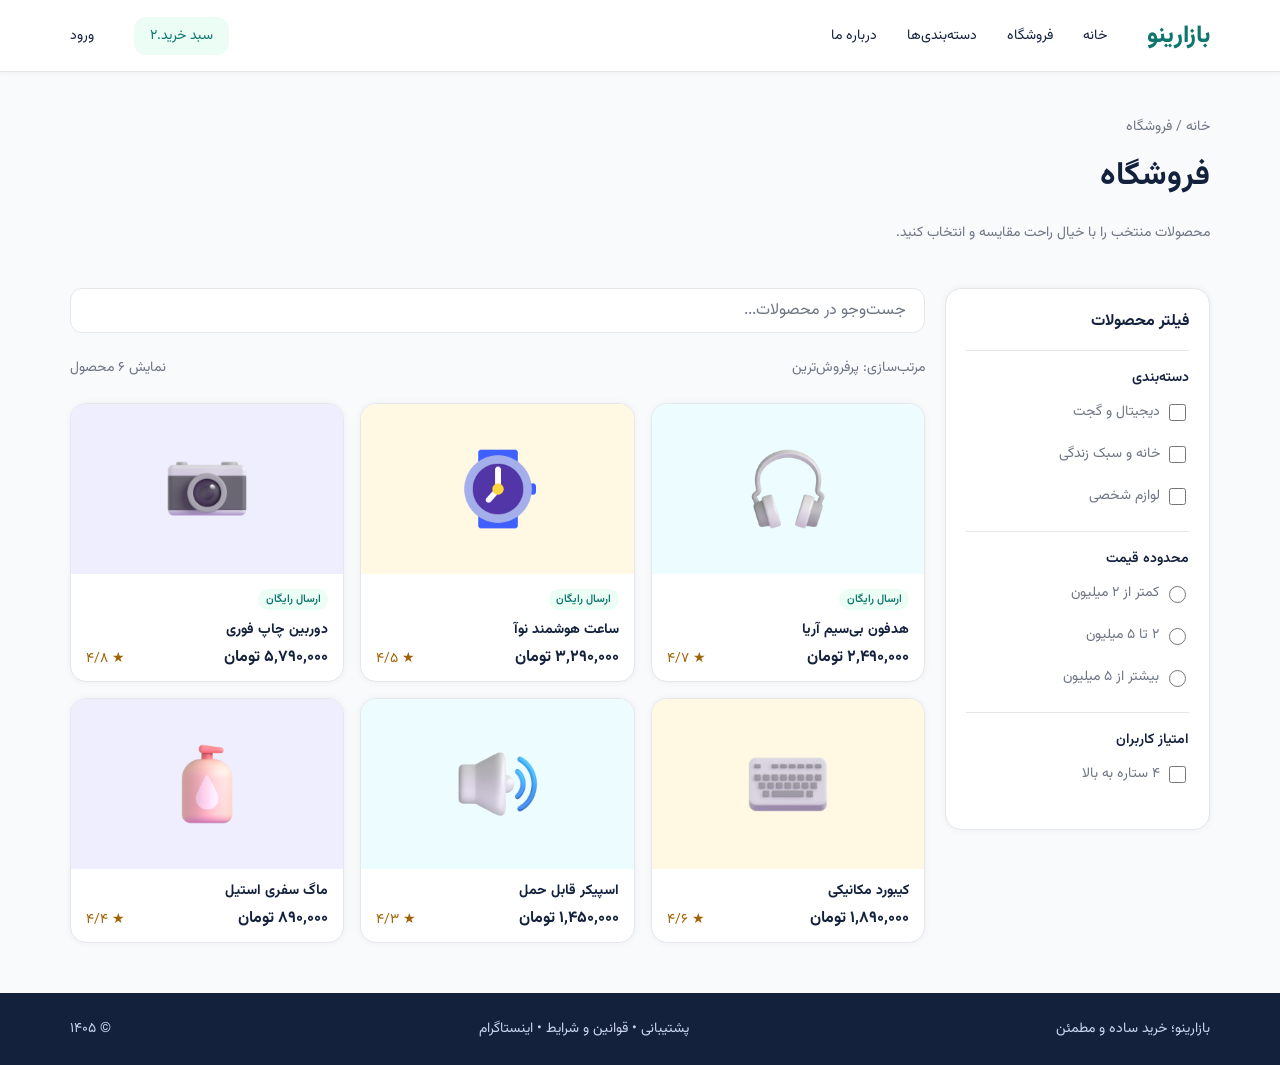
<file: index.html>
<!DOCTYPE html>
<html lang="fa" dir="rtl">

<head>
    <meta charset="UTF-8">
    <meta name="viewport" content="width=device-width, initial-scale=1.0">
    <title>بازارینو-فروشگاه</title>
    <link rel="stylesheet" href="reset.css">
    <link rel="stylesheet" href="global.css">
    <link rel="stylesheet" href="shop.css">
    <link rel="stylesheet" href="Vazirmatn-font-face.css">
</head>

<body>
    <header class="header">
        <nav class="navbar">
            <a href="#" class="link navbar__logo">
                بازارینو
            </a>
            <div class="navbar__items">
                <div class="navbar__right">
                    <a href="#" class="link navbar__item">خانه</a>
                    <a href="index.html" class="link navbar__item">فروشگاه</a>
                    <a href="#" class="link navbar__item">دسته‌بندی‌ها</a>
                    <a href="#" class="link navbar__item">درباره ما</a>
                </div>
                <div class="navbar__left">
                    <button class="button navbar__item navbar__cart">سبد خرید.۲</button>
                    <a href="form.html" class="link navbar__item">ورود</a>
                </div>
            </div>
        </nav>
    </header>

    <main class="store">
        <div class="store__header">
            <div class="store__breadcrumb body-text">
                خانه / فروشگاه
            </div>
            <h1 class="title store__title">
                فروشگاه
            </h1>
            <p class="store__description body-text">
                محصولات منتخب را با خیال راحت مقایسه و انتخاب کنید.
            </p>
        </div>

        <div class="store__content">
            <section class="products">

                <input class="products__search" type="search" placeholder="جست‌وجو در محصولات...">
                <div class="products__toolbar">
                    <span class="products__sort body-text">
                        مرتب‌سازی: پرفروش‌ترین
                    </span>
                    <span class="products__count body-text">
                        نمایش ۶ محصول
                    </span>
                </div>

                <div class="products__list">
                    <article class="product ">

                        <a href="headphone-page.html" class="product__card">
                            <div class="product__image headphone">
                                <img src="picture/headphone.png" alt="Wireless headphones">
                            </div>

                            <div class="product__info">

                                <span class="product__badge">
                                    ارسال رایگان
                                </span>

                                <h2 class="product__name subtitle">
                                    هدفون بی‌سیم آریا
                                </h2>


                                <span class="product__score">
                                    ★ ۴/۷
                                </span>
                                <span class="product__price">
                                    ۲,۴۹۰,۰۰۰ تومان
                                </span>


                            </div>
                        </a>

                    </article>


                    <article class="product">

                        <a href="" class="product__card">

                            <div class="product__image watch">
                                <img src="picture/watch.png" alt="smart watch">
                            </div>

                            <div class="product__info">

                                <span class="product__badge">
                                    ارسال رایگان
                                </span>

                                <h2 class="product__name subtitle">
                                    ساعت هوشمند نوآ
                                </h2>

                                <span class="product__score">
                                    ★ ۴/۵
                                </span>

                                <span class="product__price">
                                    ۳,۲۹۰,۰۰۰ تومان
                                </span>

                            </div>
                        </a>

                    </article>


                    <article class="product">

                        <a href="" class="product__card">

                            <div class="product__image camera">
                                <img src="picture/camera.png" alt="Instant camera">
                            </div>

                            <div class="product__info">

                                <span class="product__badge">
                                    ارسال رایگان
                                </span>

                                <h2 class="product__name subtitle">
                                    دوربین چاپ فوری
                                </h2>

                                <span class="product__score">
                                    ★ ۴/۸
                                </span>

                                <span class="product__price">
                                    ۵,۷۹۰,۰۰۰ تومان
                                </span>

                            </div>
                        </a>

                    </article>

                    <article class="product">

                        <a href="" class="product__card">

                            <div class="product__image keyboard">
                                <img src="picture/keyboard.png" alt="Mechanical keyboard">
                            </div>

                            <div class="product__info">

                                <h2 class="product__name subtitle">
                                    کیبورد مکانیکی
                                </h2>

                                <span class="product__score">
                                    ★ ۴/۶
                                </span>

                                <span class="product__price">
                                    ۱,۸۹۰,۰۰۰ تومان
                                </span>

                            </div>
                        </a>

                    </article>


                    <article class="product">

                        <a href="" class="product__card">
                            <div class="product__image speaker">
                                <img src="picture/speaker.png" alt="Portable speaker">
                            </div>

                            <div class="product__info">

                                <h2 class="product__name subtitle">
                                    اسپیکر قابل حمل
                                </h2>

                                <span class="product__score">
                                    ★ ۴/۳
                                </span>

                                <span class="product__price">
                                    ۱,۴۵۰,۰۰۰ تومان
                                </span>

                            </div>

                        </a>

                    </article>


                    <article class="product">

                        <a href="" class="product__card">

                            <div class="product__image mug">
                                <img src="picture/bottle.png" alt="Stainless steel travel mug">
                            </div>

                            <div class="product__info">

                                <h2 class="product__name subtitle">
                                    ماگ سفری استیل
                                </h2>

                                <span class="product__score">
                                    ★ ۴/۴
                                </span>

                                <span class="product__price">
                                    ۸۹۰,۰۰۰ تومان
                                </span>

                            </div>

                        </a>

                    </article>

                </div>

            </section>
            <aside class="filter">

                <h2 class="filter__title subtitle">فیلتر محصولات</h2>

                <hr>

                <div class="category">
                    <h3 class="category__title">دسته‌بندی</h3>

                    <label class="category__option body-text">
                        <input type="checkbox" class="checkbox" name="category">
                        دیجیتال و گجت
                    </label>

                    <label class="category__option body-text">
                        <input type="checkbox" class="checkbox" name="category">
                        خانه و سبک زندگی
                    </label>

                    <label class="category__option body-text">
                        <input type="checkbox" class="checkbox" name="category">
                        لوازم شخصی
                    </label>
                </div>

                <hr>

                <div class="price">
                    <h3 class="price__title">محدوده قیمت</h3>

                    <label class="price__option body-text">
                        <input type="radio" class="radio" name="price">
                        کمتر از ۲ میلیون
                    </label>

                    <label class="price__option body-text">
                        <input type="radio" class="radio" name="price">
                        ۲ تا ۵ میلیون
                    </label>

                    <label class="price__option body-text">
                        <input type="radio" class="radio" name="price">
                        بیشتر از ۵ میلیون
                    </label>
                </div>

                <hr>

                <div class="score">
                    <h3 class="score__title ">امتیاز کاربران</h3>

                    <label class="score__option body-text">
                        <input type="checkbox" class="checkbox" name="score">
                        ۴ ستاره به بالا
                    </label>
                </div>

            </aside>

        </div>

    </main>

    <footer class="footer">

        <div class="footer__brand">
            <a href="#" class="link footer__item">
                بازارینو؛ خرید ساده و مطمئن
            </a>
        </div>

        <div class="footer__links">
            <a href="#" class="link footer__item">
                پشتیبانی •
            </a>
            <a href="#" class="link footer__item">
                قوانین و شرایط •
            </a>
            <a href="#" class="link footer__item">
                اینستاگرام
            </a>
        </div>

        <div class="footer__copyright">
            <span class="footer__item">
                © ۱۴۰۵
            </span>
        </div>

    </footer>
</body>

</html>
</file>
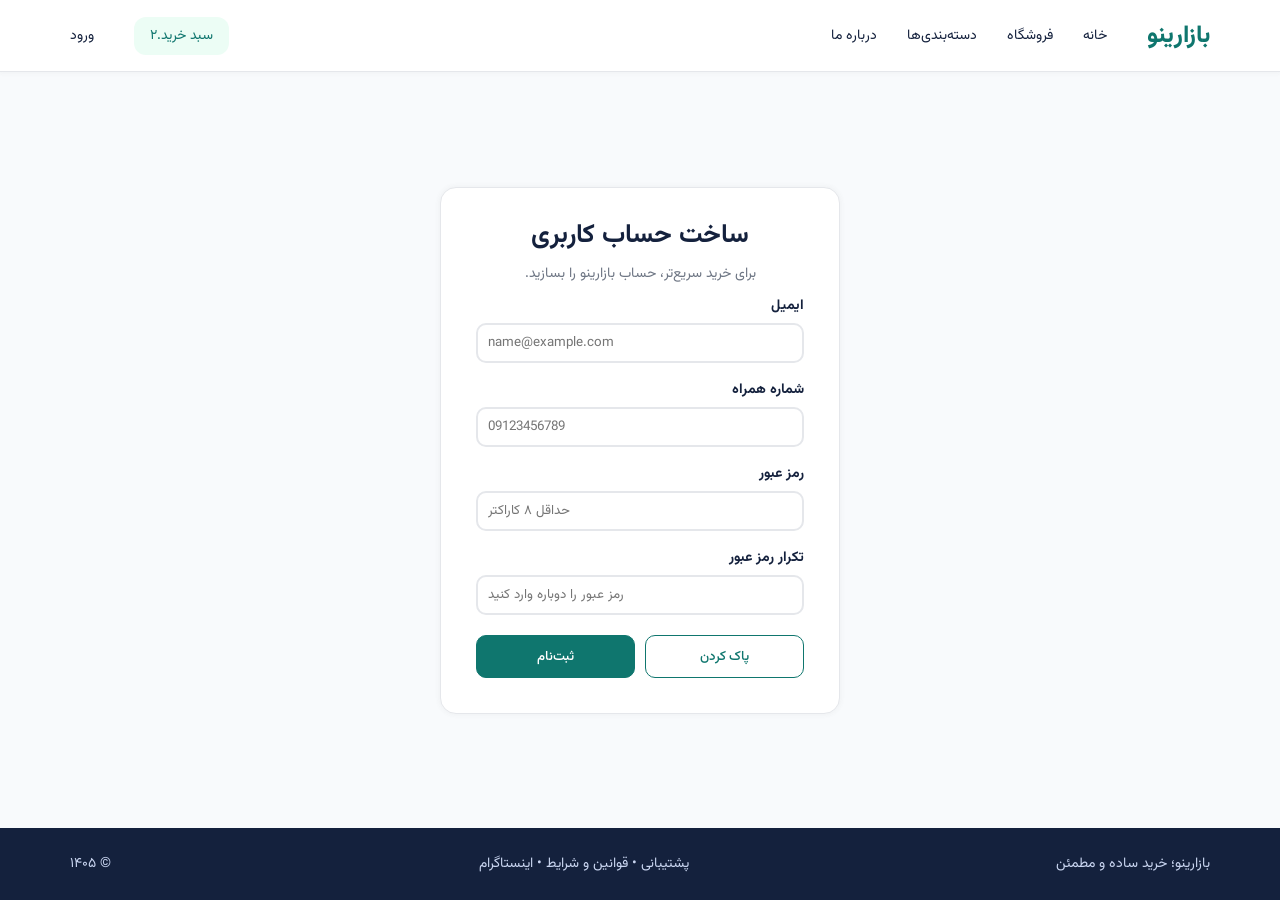
<file: form.html>
<!DOCTYPE html>
<html lang="fa" dir="rtl">

<head>
    <meta charset="UTF-8">
    <meta name="viewport" content="width=device-width, initial-scale=1.0">
    <link rel="stylesheet" href="reset.css">
    <link rel="stylesheet" href="global.css">
    <link rel="stylesheet" href="form.css">
    <link rel="stylesheet" href="Vazirmatn-font-face.css">
    <title>فرم ورود</title>
</head>

<body>
    <header class="header">
        <nav class="navbar">
            <a href="#" class="link navbar__logo">
                بازارینو
            </a>
            <div class="navbar__items">
                <div class="navbar__right">
                    <a href="#" class="link navbar__item">خانه</a>
                    <a href="index.html" class="link navbar__item">فروشگاه</a>
                    <a href="#" class="link navbar__item">دسته‌بندی‌ها</a>
                    <a href="#" class="link navbar__item">درباره ما</a>
                </div>
                <div class="navbar__left">
                    <button class="button navbar__item navbar__cart">سبد خرید.۲</button>
                    <a href="form.html" class="link navbar__item">ورود</a>
                </div>
            </div>
        </nav>
    </header>

    <main class="main">
        <div class="card__container">
            <h1 class="card__title title">
                ساخت حساب کاربری

            </h1>
            <p class="card__description body-text">
               برای خرید سریع‌تر، حساب بازارینو را بسازید.

            </p>
            <form class="form">

                <div class="form__item">
                    <label class="form__subtitle subtitle" for="email">ایمیل</label>
                    <input class="form__input" type="email" id="email" name="email" placeholder="name@example.com">
                </div>

                <div class="form__item">
                    <label class="form__subtitle subtitle" for="phone">شماره همراه</label>
                    <input class="form__input" type="tel" id="phone" name="phone" placeholder="09123456789" pattern="[0-9]+" minlength="11" maxlength="13">
                </div>

                <div class="form__item">
                    <label class="form__subtitle subtitle" for="password">رمز عبور</label>
                    <input class="form__input" type="password" id="password" name="password" placeholder="حداقل ۸ کاراکتر" minlength="8">
                </div>

                <div class="form__item">
                    <label class="form__subtitle subtitle" for="confirm-password">تکرار رمز عبور</label>
                    <input class="form__input" type="password" id="confirm-password" name="confirm-password"
                        placeholder="رمز عبور را دوباره وارد کنید" minlength="8">
                </div>

                <div class="form__buttons">

                    <button type="reset" class="button clear-button">
                        پاک کردن
                    </button>
                    <button type="submit" class="button submit-button">
                        ثبت‌نام
                    </button>

                </div>

            </form>



        </div>
    </main>


    <footer class="footer">

        <div class="footer__brand">
            <a href="#" class="link footer__item">
                بازارینو؛ خرید ساده و مطمئن
            </a>
        </div>

        <div class="footer__links">
            <a href="#" class="link footer__item">
                پشتیبانی •
            </a>
            <a href="#" class="link footer__item">
                قوانین و شرایط •
            </a>
            <a href="#" class="link footer__item">
                اینستاگرام
            </a>
        </div>

        <div class="footer__copyright">
            <span class="footer__item">
                © ۱۴۰۵
            </span>
        </div>

    </footer>

</body>

</html>
</file>
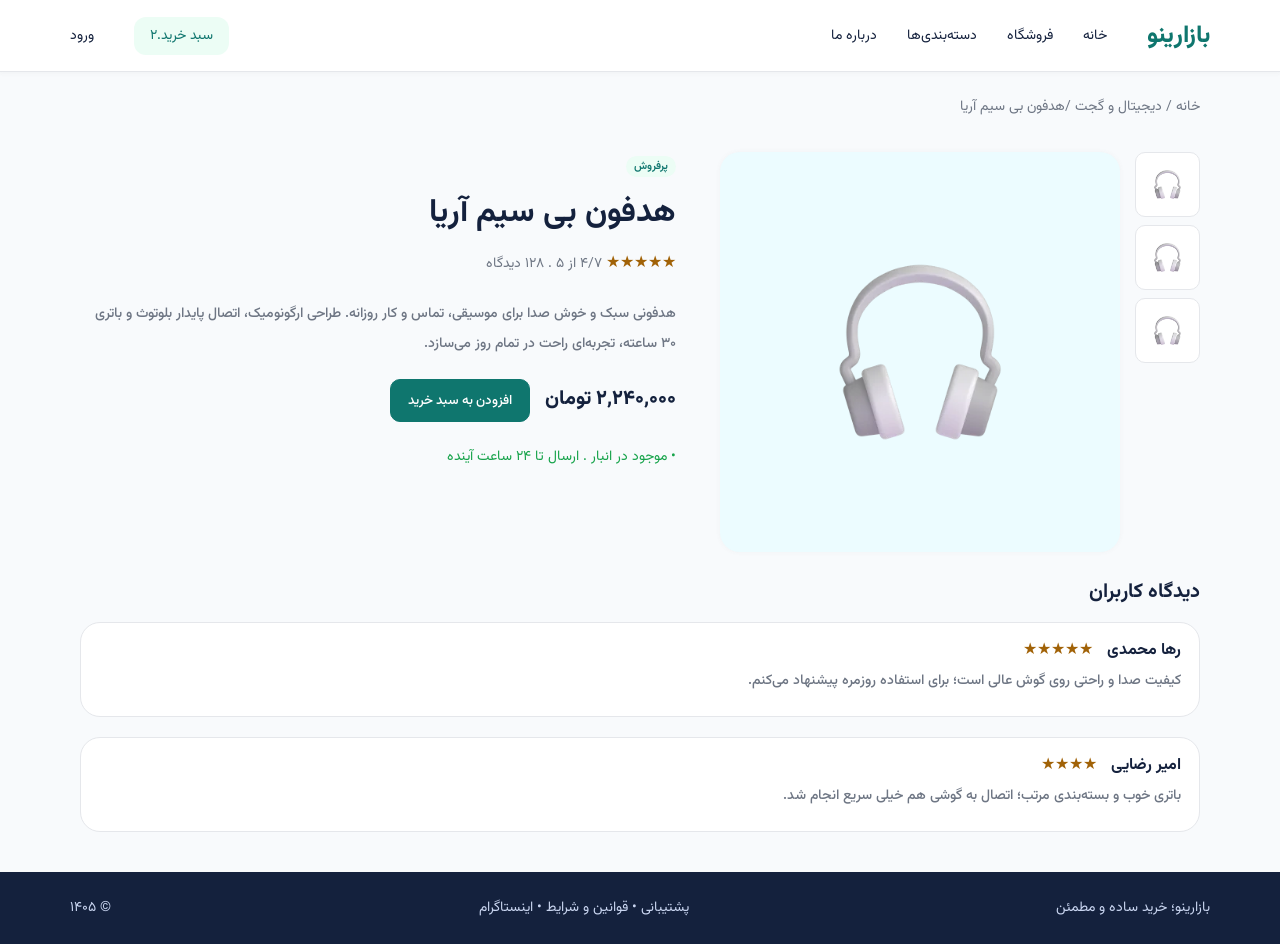
<file: headphone-page.html>
<!DOCTYPE html>
<html lang="fa" dir="rtl">

<head>
    <meta charset="UTF-8">
    <meta name="viewport" content="width=device-width, initial-scale=1.0">
    <title>بازارینو-هدفون بی سیم آریا</title>
    <link rel="stylesheet" href="reset.css">
    <link rel="stylesheet" href="global.css">
    <link rel="stylesheet" href="product.css">
    <link rel="stylesheet" href="Vazirmatn-font-face.css">
</head>

<body>
    <header class="header">
        <nav class="navbar">
            <a href="#" class="link navbar__logo">
                بازارینو
            </a>
            <div class="navbar__items">
                <div class="navbar__right">
                    <a href="#" class="link navbar__item">خانه</a>
                    <a href="index.html" class="link navbar__item">فروشگاه</a>
                    <a href="#" class="link navbar__item">دسته‌بندی‌ها</a>
                    <a href="#" class="link navbar__item">درباره ما</a>
                </div>
                <div class="navbar__left">
                    <button class="button navbar__item navbar__cart">سبد خرید.۲</button>
                    <a href="form.html" class="link navbar__item">ورود</a>
                </div>
            </div>
        </nav>
    </header>

    <main>
        <div class="main__container">

            <div class="breadcrumb body-text">
                خانه / دیجیتال و گجت /هدفون بی سیم آریا
            </div>
            <div class="product">
                <div class="image">
                    <div class="image__list">
                        <img src="picture/headphone.png" alt="headphone">
                        <img src="picture/headphone.png" alt="headphone">
                        <img src="picture/headphone.png" alt="headphone">
                    </div>
                    <div class="image__selected headphone ">
                        <img src="picture/headphone.png" alt="headphone">
                    </div>
                </div>
                <div class="product__info">
                    <span class="product__badge">
                        پرفروش
                    </span>
                    <h1 class="product__title title">
                        هدفون بی سیم آریا
                    </h1>
                    <div class="product__score">
                        <span class="product__score star">
                            ★★★★★
                        </span>
                        <span class="product__score__text body-text">
                            ۴/۷ از ۵ . ۱۲۸ دیدگاه
                        </span>
                    </div>
                    <p class="product__description body-text">
                        هدفونی سبک و خوش صدا برای موسیقی، تماس و کار روزانه. طراحی ارگونومیک، اتصال پایدار بلوتوث و
                        باتری ۳۰
                        ساعته، تجربه‌ای راحت در تمام روز می‌سازد.
                    </p>
                    <div>
                        <span class="product__price subtitle">
                            ۲,۲۴۰,۰۰۰ تومان
                        </span>
                        <button class="button product__button">افزودن به سبد خرید</button>
                    </div>
                    <div class="product__information body-text">
                        • موجود در انبار . ارسال تا ۲۴ ساعت آینده
                    </div>

                </div>
            </div>
            <div class="comments">
                <h2 class="comments__title subtitle">
                    دیدگاه کاربران
                </h2>
                <div class="comment">
                    <div class="comment__info">
                        <span class="comment__name subtitle">
                            رها محمدی
                        </span>
                        <span class="comment__star star">
                            ★★★★★
                        </span>
                    </div>
                    <p class="comment__text body-text">
                        کیفیت صدا و راحتی روی گوش عالی است؛ برای استفاده روزمره پیشنهاد می‌کنم.
                    </p>
                </div>
                <div class="comment">
                    <div class="comment__info">
                        <span class="comment__name subtitle">
                            امیر رضایی
                        </span>
                        <span class="comment__star star">
                            ★★★★
                        </span>
                    </div>
                    <p class="comment__text body-text">
                        باتری خوب و بسته‌بندی مرتب؛ اتصال به گوشی هم خیلی سریع انجام شد.
                    </p>
                </div>
            </div>
        </div>
    </main>

    <footer class="footer">

        <div class="footer__brand">
            <a href="#" class="link footer__item">
                بازارینو؛ خرید ساده و مطمئن
            </a>
        </div>

        <div class="footer__links">
            <a href="#" class="link footer__item">
                پشتیبانی •
            </a>
            <a href="#" class="link footer__item">
                قوانین و شرایط •
            </a>
            <a href="#" class="link footer__item">
                اینستاگرام
            </a>
        </div>

        <div class="footer__copyright">
            <span class="footer__item">
                © ۱۴۰۵
            </span>
        </div>

    </footer>
</body>

</html>
</file>
<file: global.css>
:root {
    --color-main-green: #0F766E;
    --color-body-green: #ECFDF5;
    --color-secondry-green: #16A34A;
    --color-main-text: #14213D;
    --color-body-text: #6e7684;
    --color-score: #A16207;
    --color-body-background: #F8FAFC;
    --color-item-background: #FFFFFF;
    --color-footer-background: #14213D;
    --color-footer-text: #c9d5f0;
    --color-border: #E5E7EB;
    --color-background-picture1: #ecfcff;
    --color-background-picture2: #fff9e4;
    --color-background-picture3: #eeeeff;
    --shadow: 0px 0px 5px 1px rgba(77, 77, 77, 0.05);
}

* {
    font-family: vazirmatn;
    box-sizing: border-box;
}

body {
    font-family: vazirmatn;
    display: flex;
    flex-direction: column;
    background-color: var(--color-body-background);
    position: relative;
    min-width: 660px;
    overflow: auto;
    min-height: 100vh;
}

.header {
    width: 100%;
    display: flex;
    height: 72px;
    align-items: center;
    justify-content: flex-start;
    background-color: var(--color-item-background);
    border-bottom: 1px solid var(--color-border);
    box-shadow: var(--shadow);
    position: sticky;
    top: 0;
    z-index: 10;
}

.navbar {
    width: 100%;
    display: flex;
    margin: 0 50px;

}

.navbar__logo {
    display: flex;
    align-items: center;
    font-size: 24px;
    font-weight: 800;
    color: var(--color-main-green);
    margin: 0 20px;

}

.navbar__items {
    display: flex;
    flex-grow: 1;
    width: auto;
    align-items: center;
    margin: 0 20px;
    flex-wrap: wrap;

}

.navbar__right {
    display: flex;
    column-gap: 30px;
    flex-grow: 1;
    align-items: center;

}

.navbar__left {
    display: flex;
    column-gap: 40px;
    align-items: center;
    justify-content: flex-end;
}

.navbar__item {
    color: var(--color-main-text);
    font-size: 14px;
    width: auto;
}

.link, .product__card {
    text-decoration: none;
}

.navbar__cart {
    background-color: var(--color-body-green);
    color: var(--color-main-green);
    padding: 8px 16px;
    border: none;
    border-radius: 12px;
}




.footer {
    display: flex;
    width: 100%;
    height: 72px;
    background-color: var(--color-footer-background);
    justify-content: space-between;
    align-items: center;
    padding: 0 70px;
    flex-wrap: wrap;

}

.footer__brand a,
.footer__links a,
.footer__copyright span {
    color: var(--color-footer-text);
    font-size: 14px;
}

.title {
    font-size: 32px;
    font-weight: 700;
    color: var(--color-main-text);
}

.subtitle {
    font-size: 16px;
    font-weight: 700;
    color: var(--color-main-text);
}

.body-text {
    font-size: 14px;
    color: var(--color-body-text);
    line-height: 30px;
}

@media (prefers-color-scheme: dark) {
    :root {
        --color-main-green: #2DD4BF;
        --color-body-green: #123D3B;
        --color-secondry-green: #4ADE80;
        --color-main-text: #E2E8F0;
        --color-body-text: #94A3B8;
        --color-score: #FCBF24;
        --color-body-background: #0F172A;
        --color-item-background: #1e293b;
        --color-footer-background: #020617;
        --color-footer-text: #c9d5f0;
        --color-border: #334155;
        --color-background-picture1: #173D49;
        --color-background-picture2: #4A3711;
        --color-background-picture3: #2C2A5E;
        --shadow: 0px 0px 10px 10px rgba(0, 0, 0, 0.05);
    }
}

@media (max-width: 768px) {
    .header {
        height: auto;
    }

    .navbar {
        margin: 0;
    }

    .navbar__items {
        width: 100%;
        margin: 20px 0;
        justify-content: space-between;
        gap: 12px;
        margin: 10px 0 15px 0;
        flex-wrap: wrap-reverse;
    }

    .navbar__logo {
        font-size: 26px;
        margin: 0 20px 0 45px;
    }

    .navbar__left {
        flex-grow: 1;
        margin: 0 20px;
    }

    .navbar__item {
        font-size: 12px;
        
    }

    .filter {
        display: none;
    }

    body {
        min-width: 400px;
        max-width: 90%;
    }

    .footer {
        padding: 5px 30px;
    }


}
</file>
<file: shop.css>
.store{
    display: flex;
    flex-direction: column;
    margin: 0 20px;
}
.store__header{
    display: flex;
    flex-direction: column;
    height: auto;
    margin: 40px 50px;
    row-gap: 18px;
    width: auto;

}

.store__description{
    margin-top: 8px;
}

.store__content {
    display: flex;
    flex-direction: row-reverse;
    height: auto;
    justify-content: flex-end;
    margin: 0 50px;
    gap: 20px;
}
 
.products{
    display: flex;
    flex-direction: column;
    flex-grow: 1;
}

.products__search {
    width: 100%;
    height: 45px;
    padding: 0 18px;
    border: 1px solid var(--color-border);
    border-radius: 12px;
    background-color: var(--color-item-background);
    color: var(--color-main-text);
    outline: none;
}
.products__search::placeholder {
    color: var(--color-body-text);
    font-size: 16px;
}
.products__toolbar{
    display: flex;
    justify-content: space-between;
    margin: 20px 0;
}
.products__list{
    display: grid;
    grid-template-columns: repeat(auto-fit, minmax(250px, 1fr));
    gap: 16px;
    margin-bottom: 50px;
}

.product {
    display: flex;
    flex-direction: column;
    min-width: 0;
    overflow: hidden;
    background-color: var(--color-item-background);
    border: 1px solid var(--color-border);
    border-radius: 16px;
    box-shadow: var(--shadow);
    height: fit-content;
}
.product__image{
    display: flex;
    justify-content: center;
    align-items: center;
    width: 100%;
    height: 170px;
}
.product__image img{
    width: 90px;
    height: 90px;
    
}
.product__info{
    flex-grow: 1;
    display: flex;
    flex-direction: column;
    justify-content: space-between;
    margin: 15px;
    position: relative;
    row-gap: 13px;
    
}
.product__name {
    font-size: 14px;
}
.product__price{
    font-size: 16px;
    font-weight: 700;
    color: var(--color-main-text);
}
.product__score{
    position: absolute;
    left: 0;
    bottom: 0;
    font-size: 14px;
    color: var(--color-score);
}

.product__badge {
    width: 70px;
    padding: 5px;
    border-radius: 20px;
    background-color: var(--color-body-green);
    color: var(--color-main-green);
    font-size: 11px;
    font-weight: 600;
    text-align: center;
}
.headphone, .speaker{
    background-color: var(--color-background-picture1);
}
.watch, .keyboard{
    background-color: var(--color-background-picture2);
}
.camera, .mug{
    background-color: var(--color-background-picture3);
}


.filter {
    width: 265px;
    min-width: 265px;
    padding: 20px;
    background-color: var(--color-item-background);
    border: 1px solid var(--color-border);
    border-radius: 16px;
    box-shadow: var(--shadow);
    height: fit-content;
}

.filter__title {
    margin: 5px 0 20px 0 ;
}

.filter hr {
    border: 0;
    border-top: 1px solid var(--color-border);
}

.category, .price, .score{
    display: flex;
    flex-direction: column;
    gap: 12px;
    margin: 20px 0;

}
.category__title, .price__title, .score__title{
    color: var(--color-main-text);
    font-size: 14px;
    font-weight: 600;
}
.category__option, .price__option, .score__option{
    cursor: pointer;
    display: flex;
    align-items: center;
    column-gap: 5px;
}
.checkbox, .radio{
    width: 17px;
    height: 17px;
    cursor: pointer;
    
}
.checkbox, .radio:checked {
    accent-color: var(--color-main-green);
}
</file>
<file: Vazirmatn-font-face.css>
/* Generated by script */
@font-face {
  font-family: Vazirmatn;
  src: url('fonts/webfonts/Vazirmatn-Thin.woff2') format('woff2');
  font-weight: 100;
  font-style: normal;
  font-display: swap;
}

@font-face {
  font-family: Vazirmatn;
  src: url('fonts/webfonts/Vazirmatn-ExtraLight.woff2') format('woff2');
  font-weight: 200;
  font-style: normal;
  font-display: swap;
}

@font-face {
  font-family: Vazirmatn;
  src: url('fonts/webfonts/Vazirmatn-Light.woff2') format('woff2');
  font-weight: 300;
  font-style: normal;
  font-display: swap;
}

@font-face {
  font-family: Vazirmatn;
  src: url('fonts/webfonts/Vazirmatn-Regular.woff2') format('woff2');
  font-weight: 400;
  font-style: normal;
  font-display: swap;
}

@font-face {
  font-family: Vazirmatn;
  src: url('fonts/webfonts/Vazirmatn-Medium.woff2') format('woff2');
  font-weight: 500;
  font-style: normal;
  font-display: swap;
}

@font-face {
  font-family: Vazirmatn;
  src: url('fonts/webfonts/Vazirmatn-SemiBold.woff2') format('woff2');
  font-weight: 600;
  font-style: normal;
  font-display: swap;
}

@font-face {
  font-family: Vazirmatn;
  src: url('fonts/webfonts/Vazirmatn-Bold.woff2') format('woff2');
  font-weight: 700;
  font-style: normal;
  font-display: swap;
}

@font-face {
  font-family: Vazirmatn;
  src: url('fonts/webfonts/Vazirmatn-ExtraBold.woff2') format('woff2');
  font-weight: 800;
  font-style: normal;
  font-display: swap;
}

@font-face {
  font-family: Vazirmatn;
  src: url('fonts/webfonts/Vazirmatn-Black.woff2') format('woff2');
  font-weight: 900;
  font-style: normal;
  font-display: swap;
}
</file>
<file: form.css>
.main {
    display: flex;
    justify-content: center;
    align-items: center;
    flex: 1;
}

.card__container {
    background-color: var(--color-item-background);
    border-radius: 16px;
    border: 1px solid var(--color-border);
    padding: 35px;
    display: flex;
    flex-direction: column;
    gap: 10px;
    align-items: center;
    width: 400px;
    box-shadow: var(--shadow);
    /* flex: 1; */

}

.form {
    display: flex;
    flex-direction: column;
    gap: 20px;
    width: 100%;
}

.form__item {
    display: flex;
    flex-direction: column;
    gap: 10px;
}


.form__input {
    width: 100%;
    height: 40px;
    border: 2px solid var(--color-border);
    direction: ltr;
    padding: 0 10px;
    border-radius: 10px;
    background-color: var(--color-item-background);
}

.form__input:focus {
    outline: none;
    border: 2px solid var(--color-main-green);
    box-shadow: 0px 0px 5px 1px var(--color-main-green);
}

.form__input:invalid {
    outline: none;
    border: 2px solid red;
    box-shadow: 0px 0px 0px 0px var(--color-main-green);

}

.form__input:valid:not(:placeholder-shown) {
    outline: none;
    border: 2px solid var(--color-secondry-green);
    box-shadow: 0px 0px 0px 0px var(--color-secondry-green);

}

.form__buttons {
    display: flex;
    align-self: center;
    justify-content: space-between;
    width: 100%;
    gap: 10px;

}

.submit-button {
    width: 100%;
    padding: 10px;
    border: 1px solid var(--color-main-green);
    background-color: var(--color-main-green);
    color: white;
    border-radius: 10px;
    font-weight: 500;
}

.clear-button {
    width: 100%;
    padding: 10px;
    border: 1px solid var(--color-main-green);
    background-color: var(--color-item-background);
    color: var(--color-main-green);
    border-radius: 10px;
    font-weight: 500;

}

.card__title {
    font-size: 26px;
}

.form__subtitle {
    font-size: 14px;
}

@media (max-width: 768px) {
    .card__container {
        padding: 20px;
        width: 300px;
    }

    .card__title {
        font-size: 20px;
    }

    .form {
        gap: 10px;
    }

    .form__input {
        height: 30px;
    }
    .main{
        flex:1;
        min-height: 650px;
    }
}
</file>
<file: product.css>
.main__container{
    display: flex;
    flex-direction: column;
    gap: 30px;
    margin: 20px 80px;
}

.product{
    display: flex;
    gap: 40px;

}
.product__info{
    display: flex;
    flex-direction: column;
    gap: 20px;
    padding: 4px;
    min-width: 310px;
}

.product__badge{
     width: 50px;
    padding: 5px;
    border-radius: 20px;
    background-color: var(--color-body-green);
    color: var(--color-main-green);
    font-size: 11px;
    font-weight: 600;
    text-align: center;
}

.star{
    color:var(--color-score);
}
.product__description, .comment__text{
    font-weight: 500;
    max-width: 650px;
}

.product__price{
    font-size: 20px;
    font-weight: 800;
}

.product__button{
    width: 140px;
    padding: 10px;
    border: 1px solid var(--color-main-green);
    background-color: var(--color-main-green);
    color: white;
    border-radius: 10px;
    margin: 0 10px;
    font-weight: 500;
}

.product__information{
    color: var(--color-secondry-green);
}

.image{
    display: flex;
    gap: 15px;

}
.image__selected{
    width: 400px;
    height: 400px;
    display: flex;
    justify-content: center;
    align-items: center;
    box-shadow:  0px 0px 5px 0.1px rgba(100, 100, 100, 0.05);
    border-radius: 20px;
}
.headphone{
    background-color: var(--color-background-picture1);
}
.image__selected img{
    width: 200px;
    height: 200px;
}
.image__list{
    display: flex;
    flex-direction:column;
    gap: 8px

}
.image__list img{
    width: 65px;
    height: 65px;
    background-color: var(--color-item-background);
    padding: 15px;
    border: 1px solid var(--color-border);
    border-radius: 10px;
}

.comments__title{
    font-size: 20px;
}
.comment{
    background-color: var(--color-item-background);
    margin: 20px 0;
    border: 1px solid var(--color-border);
    border-radius: 20px;
    padding: 20px 18px;
}
.comment__star{
    margin: 0 10px;
}
.comment__text {
    margin-top: 7px;
}

@media (max-width: 930px){
    .product{
        flex-wrap: wrap;
    }  
}
@media (max-width: 768px){
    .main__container{
        max-width: 390px;
        margin: 0;
    }
    .image__selected {
        max-width: 250px;
        max-height: 250px;
    }
    .image__selected img{
        max-width: 150px;
        max-height: 150px;
    }
    

    .main__container {
        margin: 20px 30px;
    }

}
</file>
